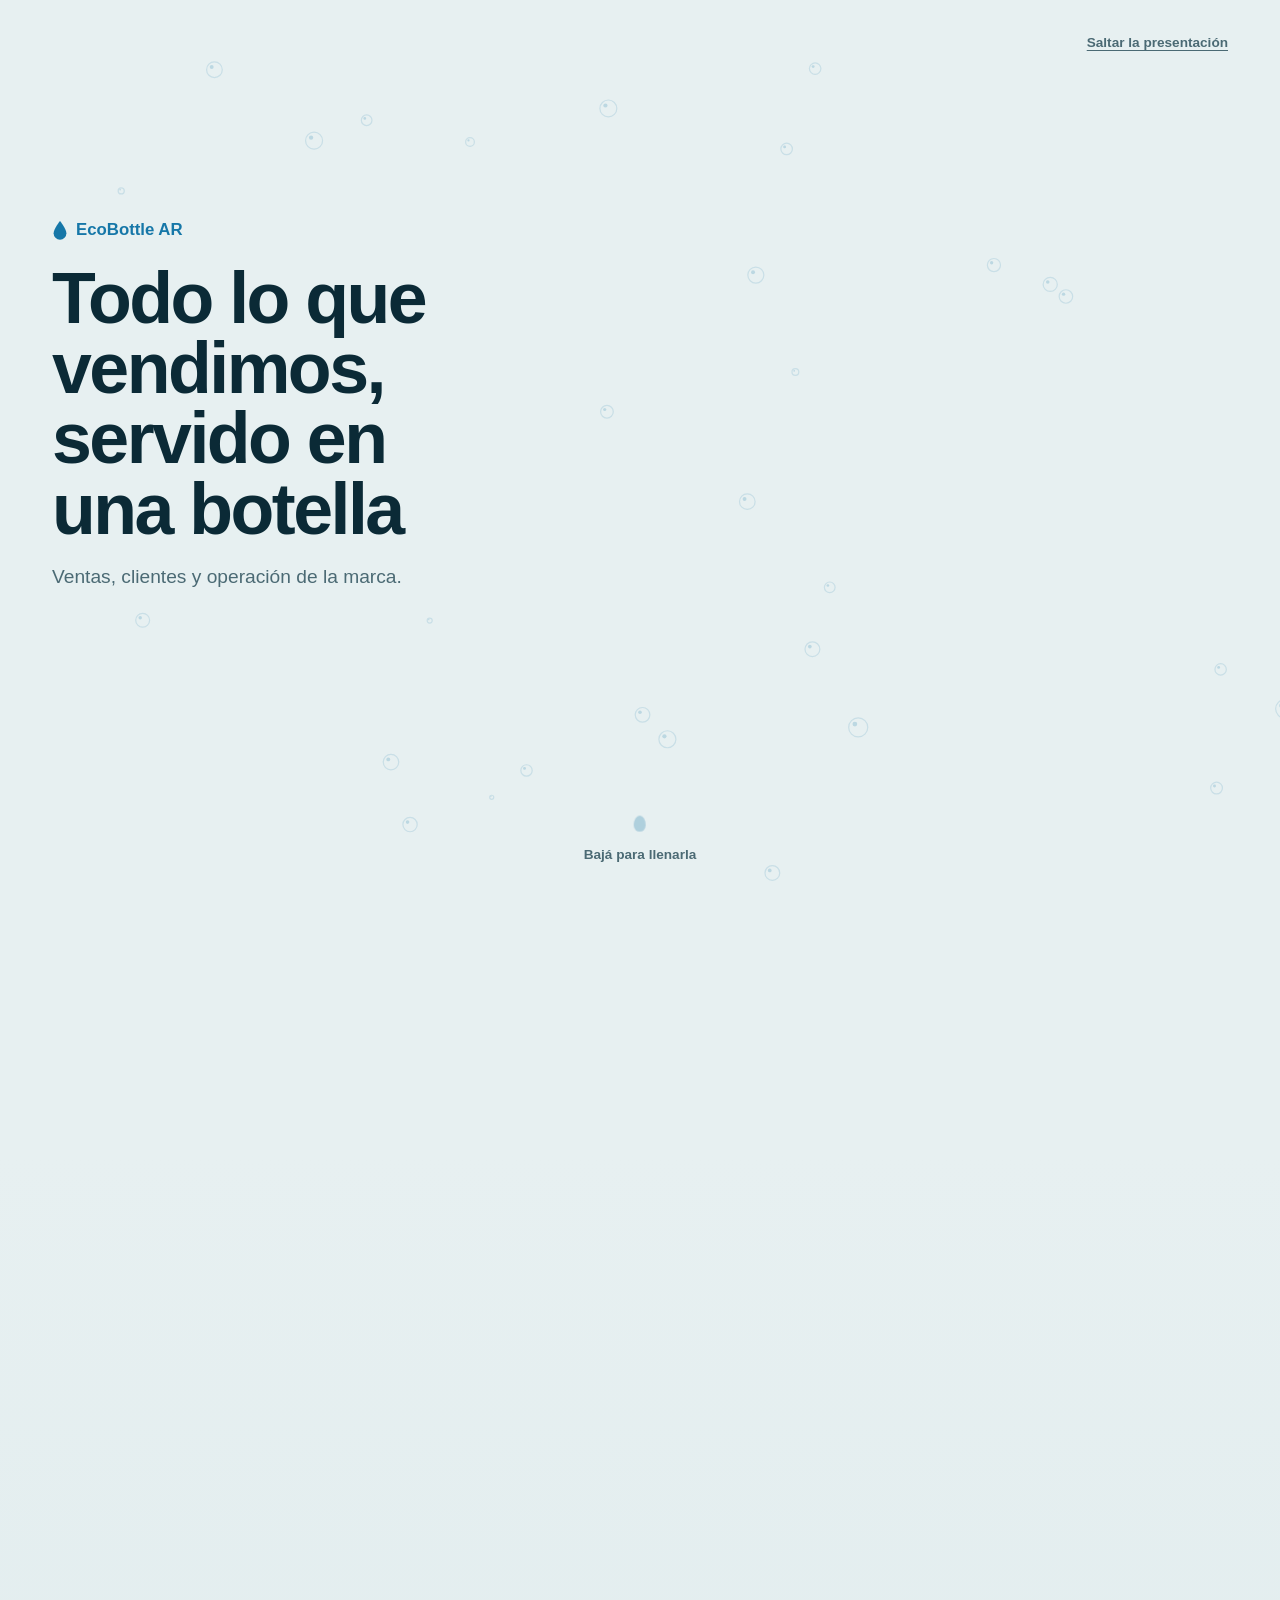
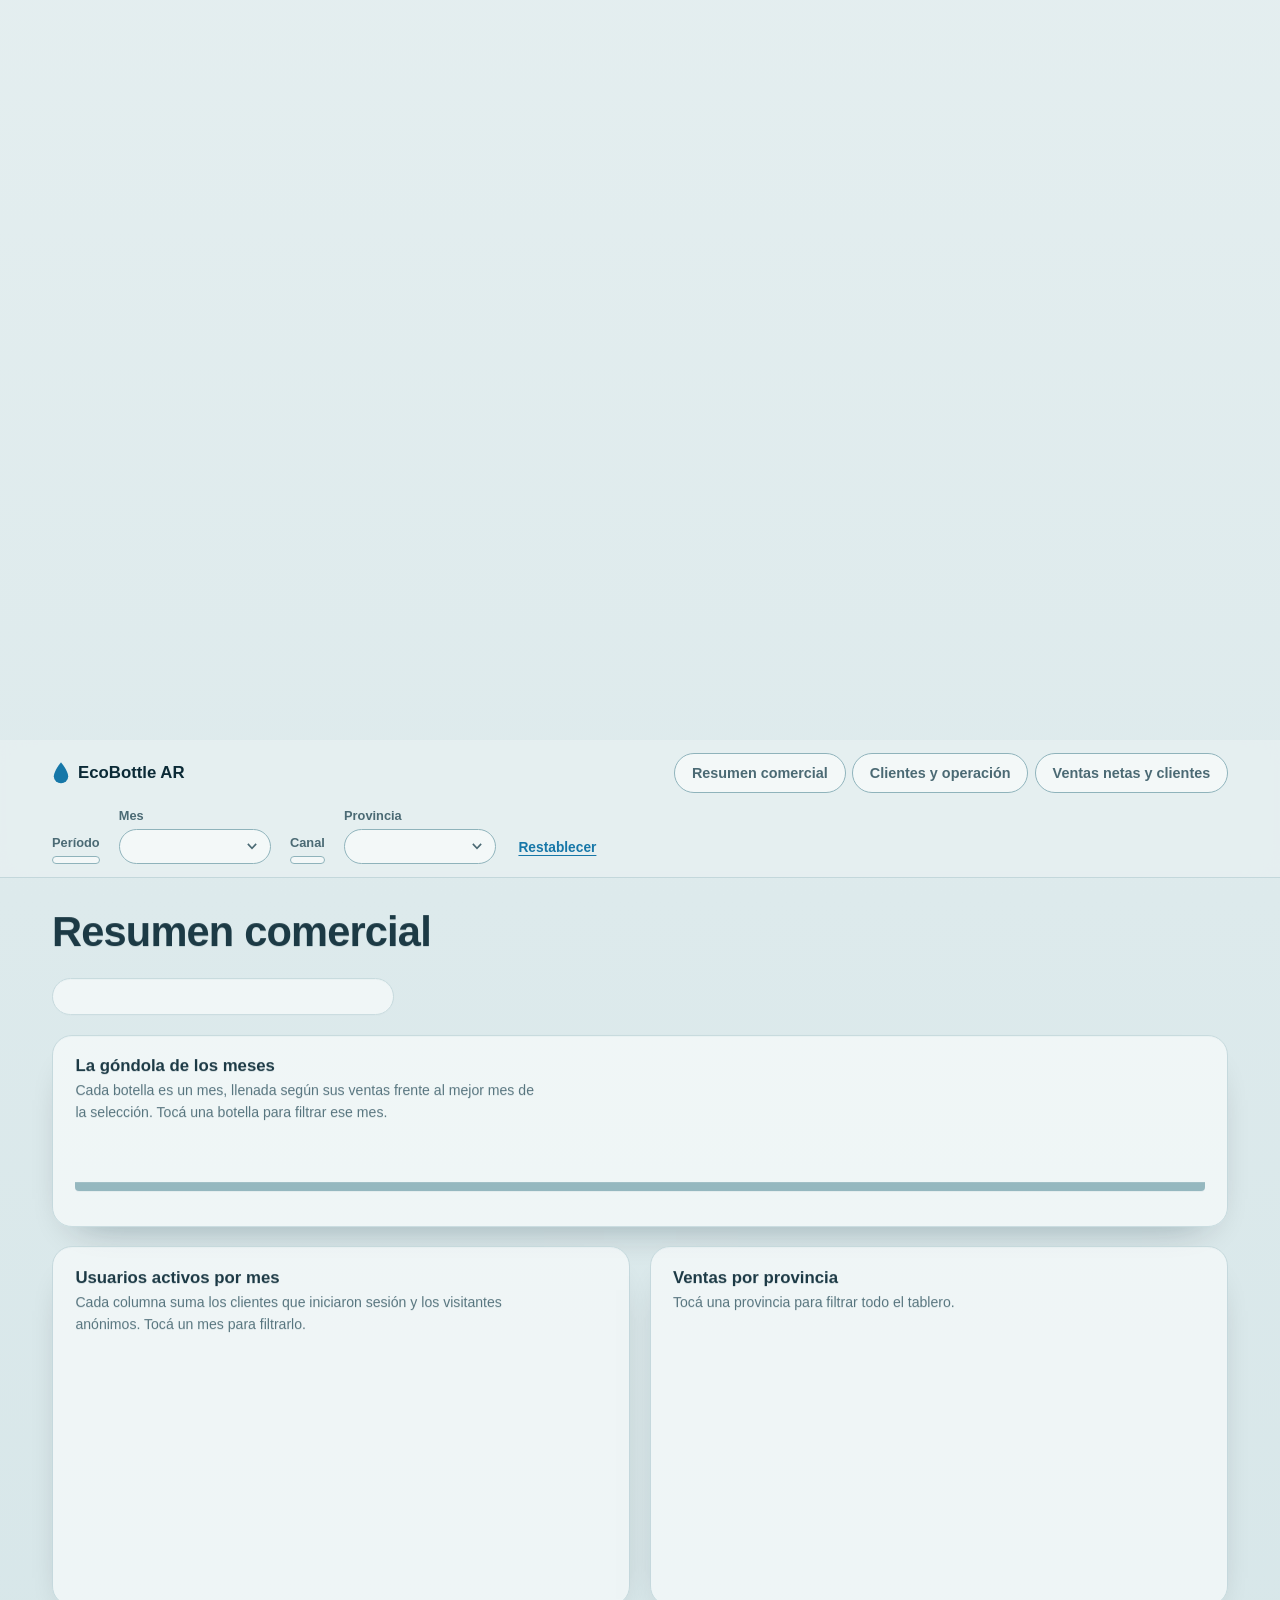
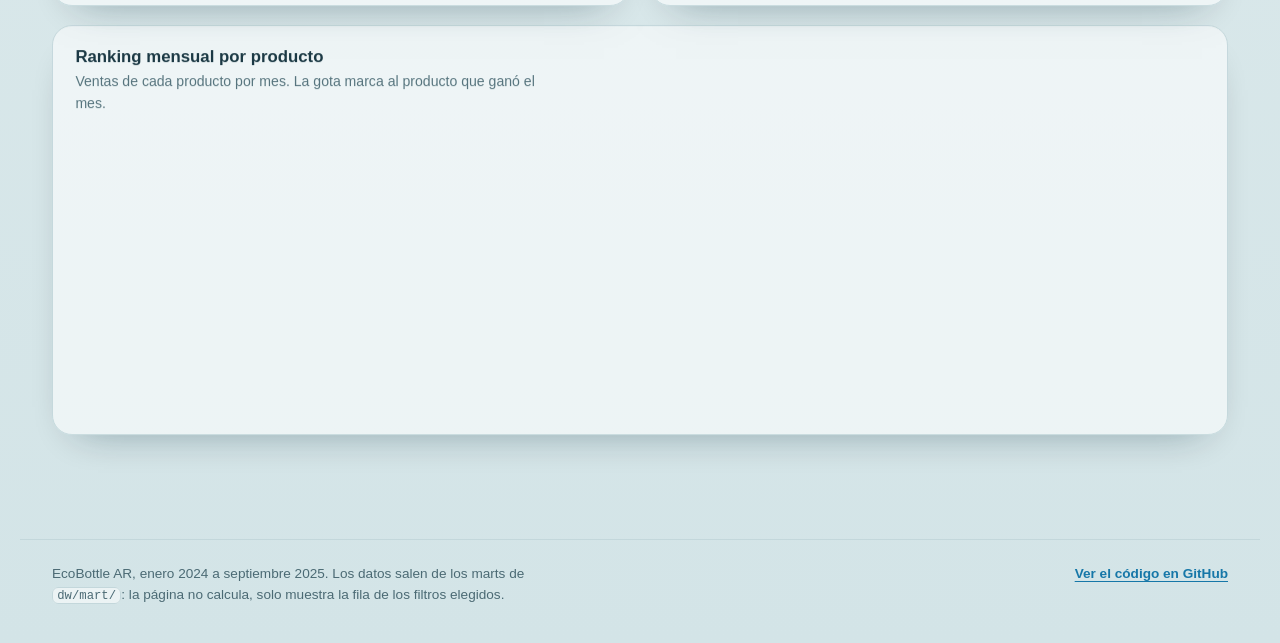
<file: index.html>
<!doctype html>
<html lang="es">
<head>
  <meta charset="utf-8">
  <title>EcoBottle AR</title>
  <meta http-equiv="refresh" content="0; url=web/">
  <link rel="canonical" href="web/">
</head>
<body>
  <p>Abriendo la visualización… Si no se abre sola, <a href="web/">entrá acá</a>.</p>
</body>
</html>
</file>
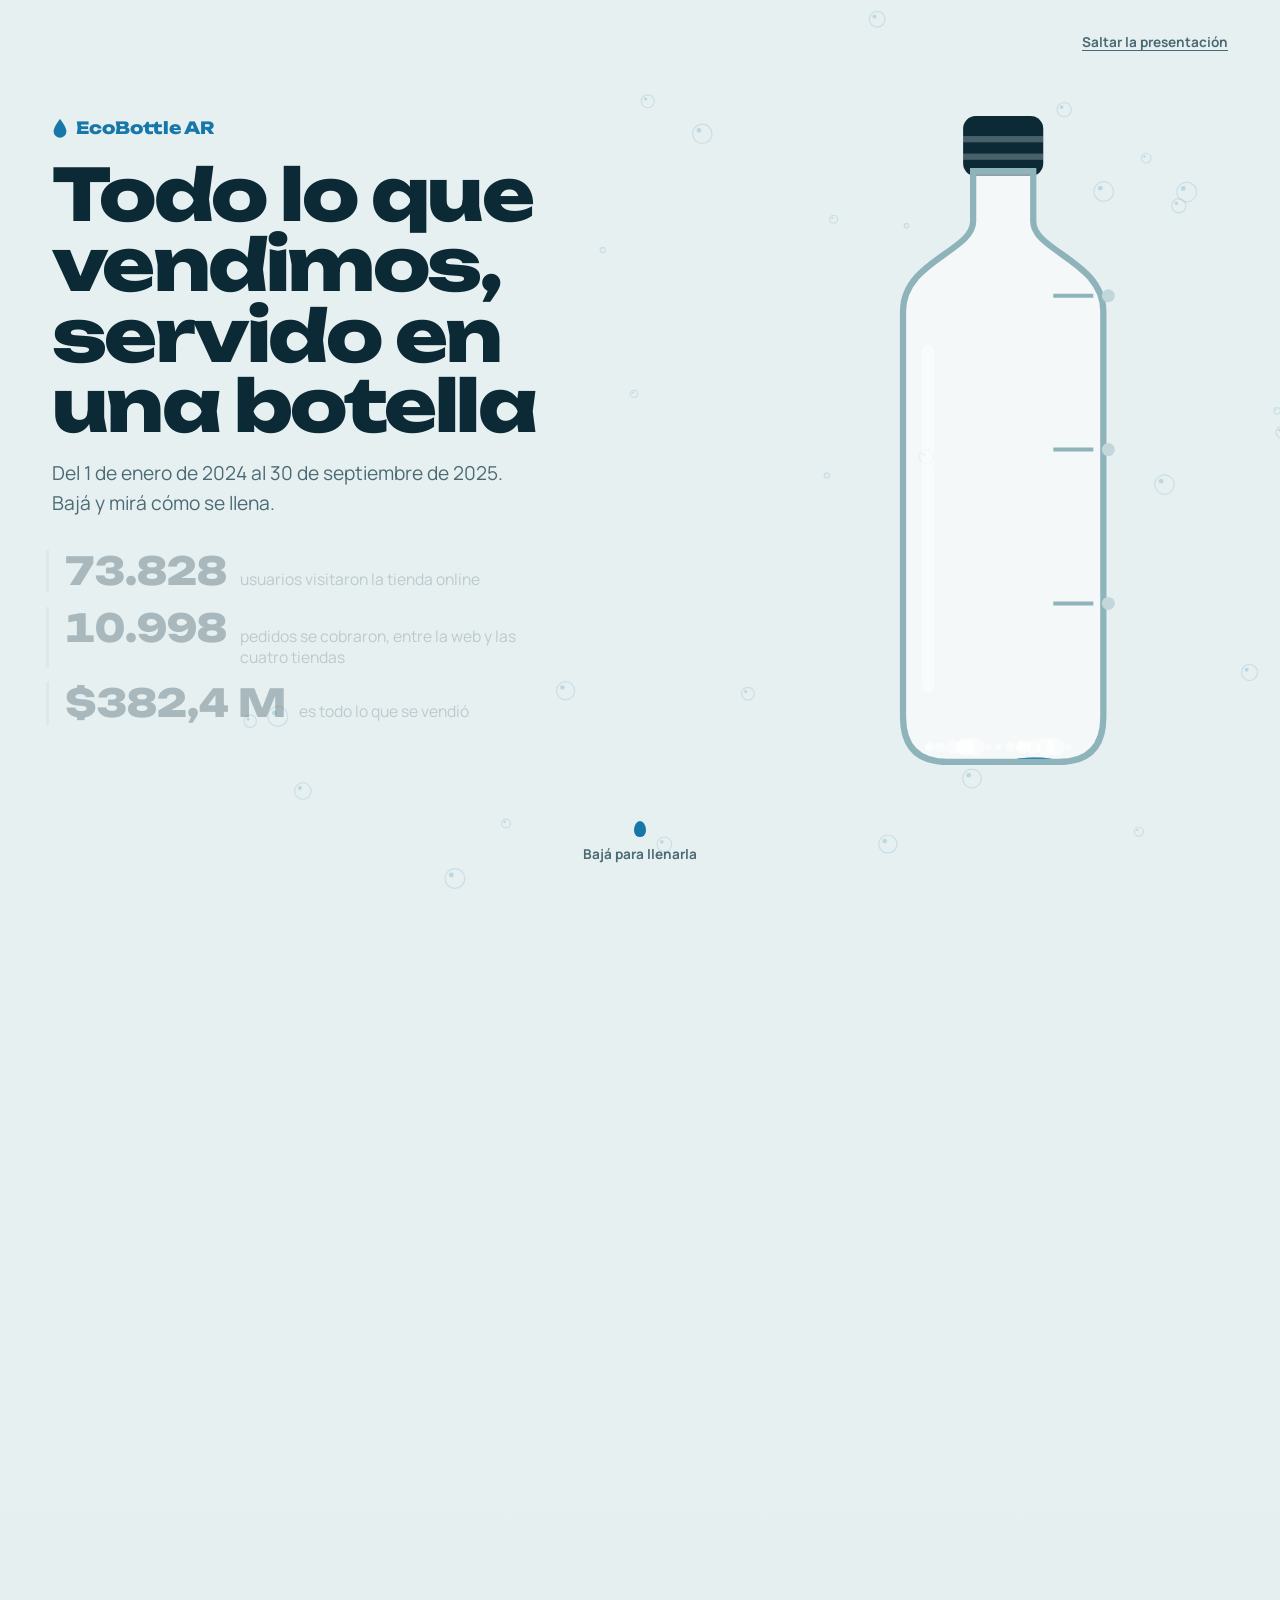
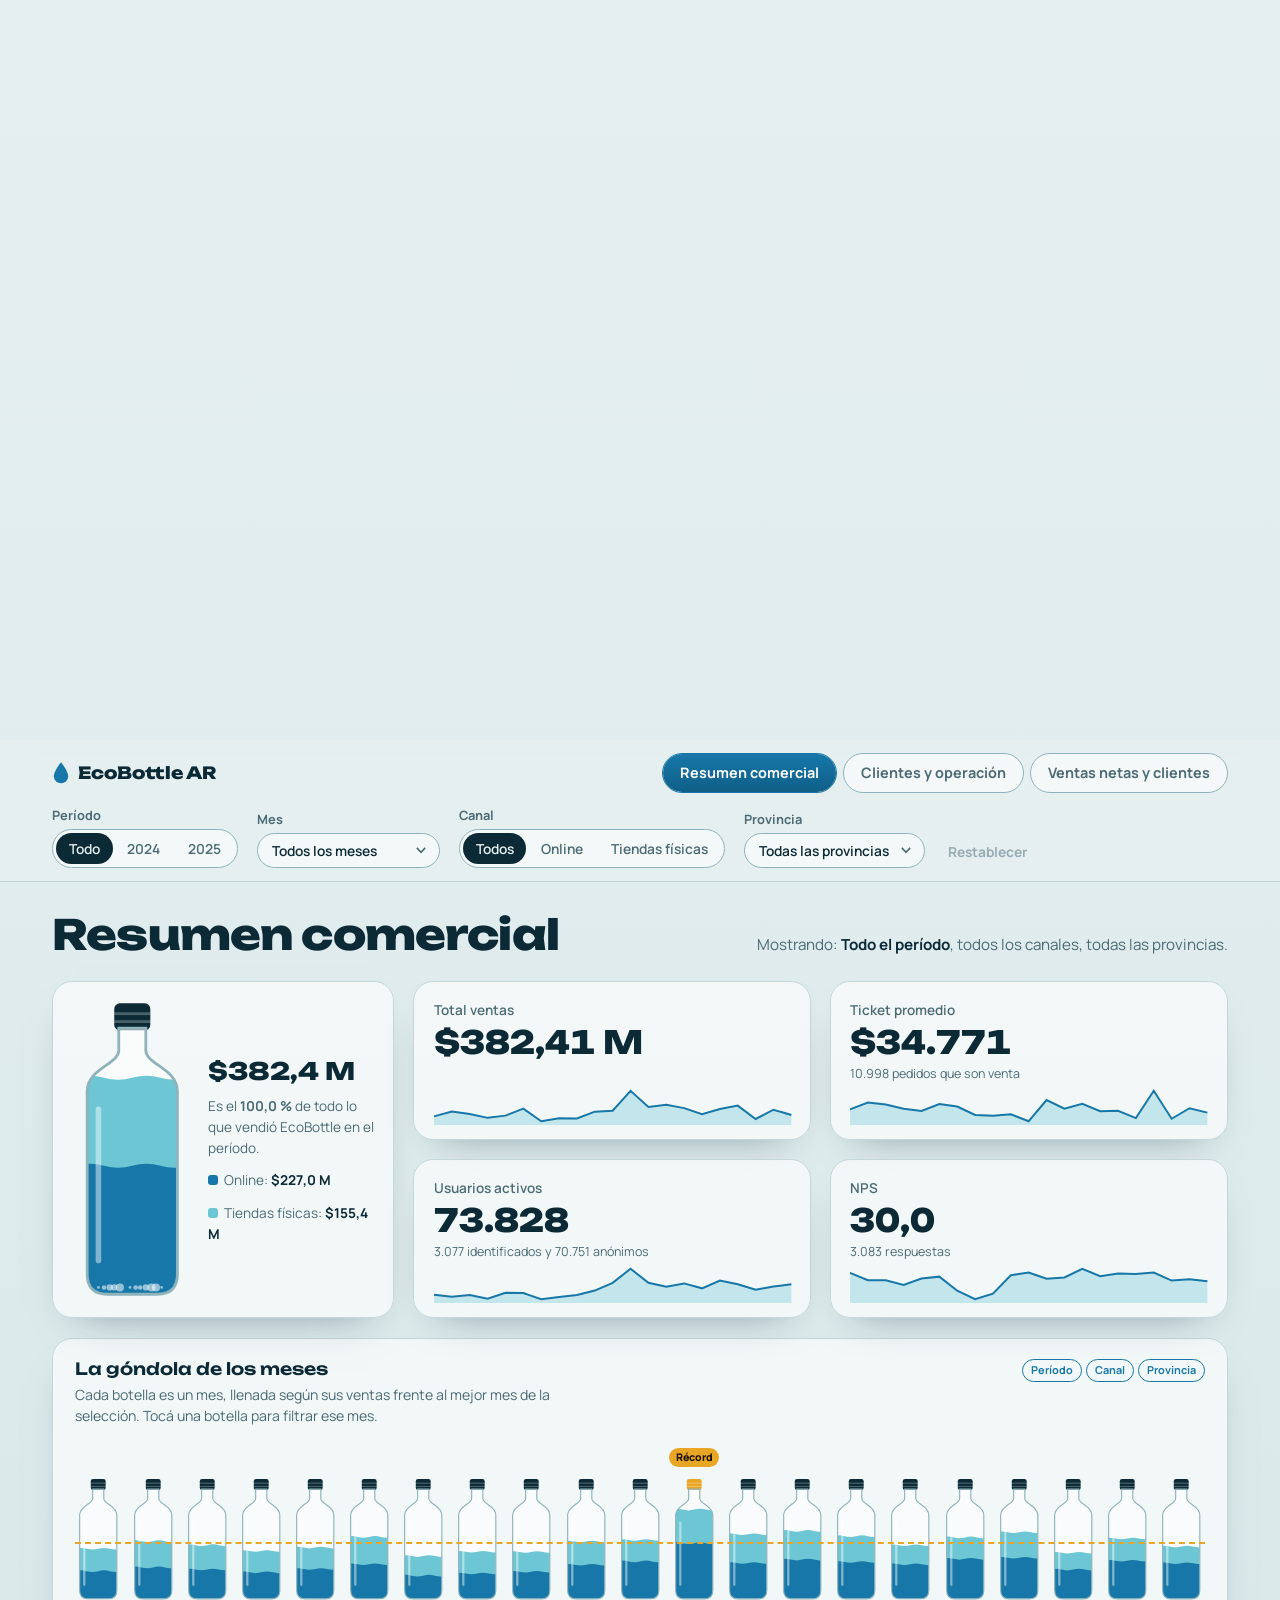
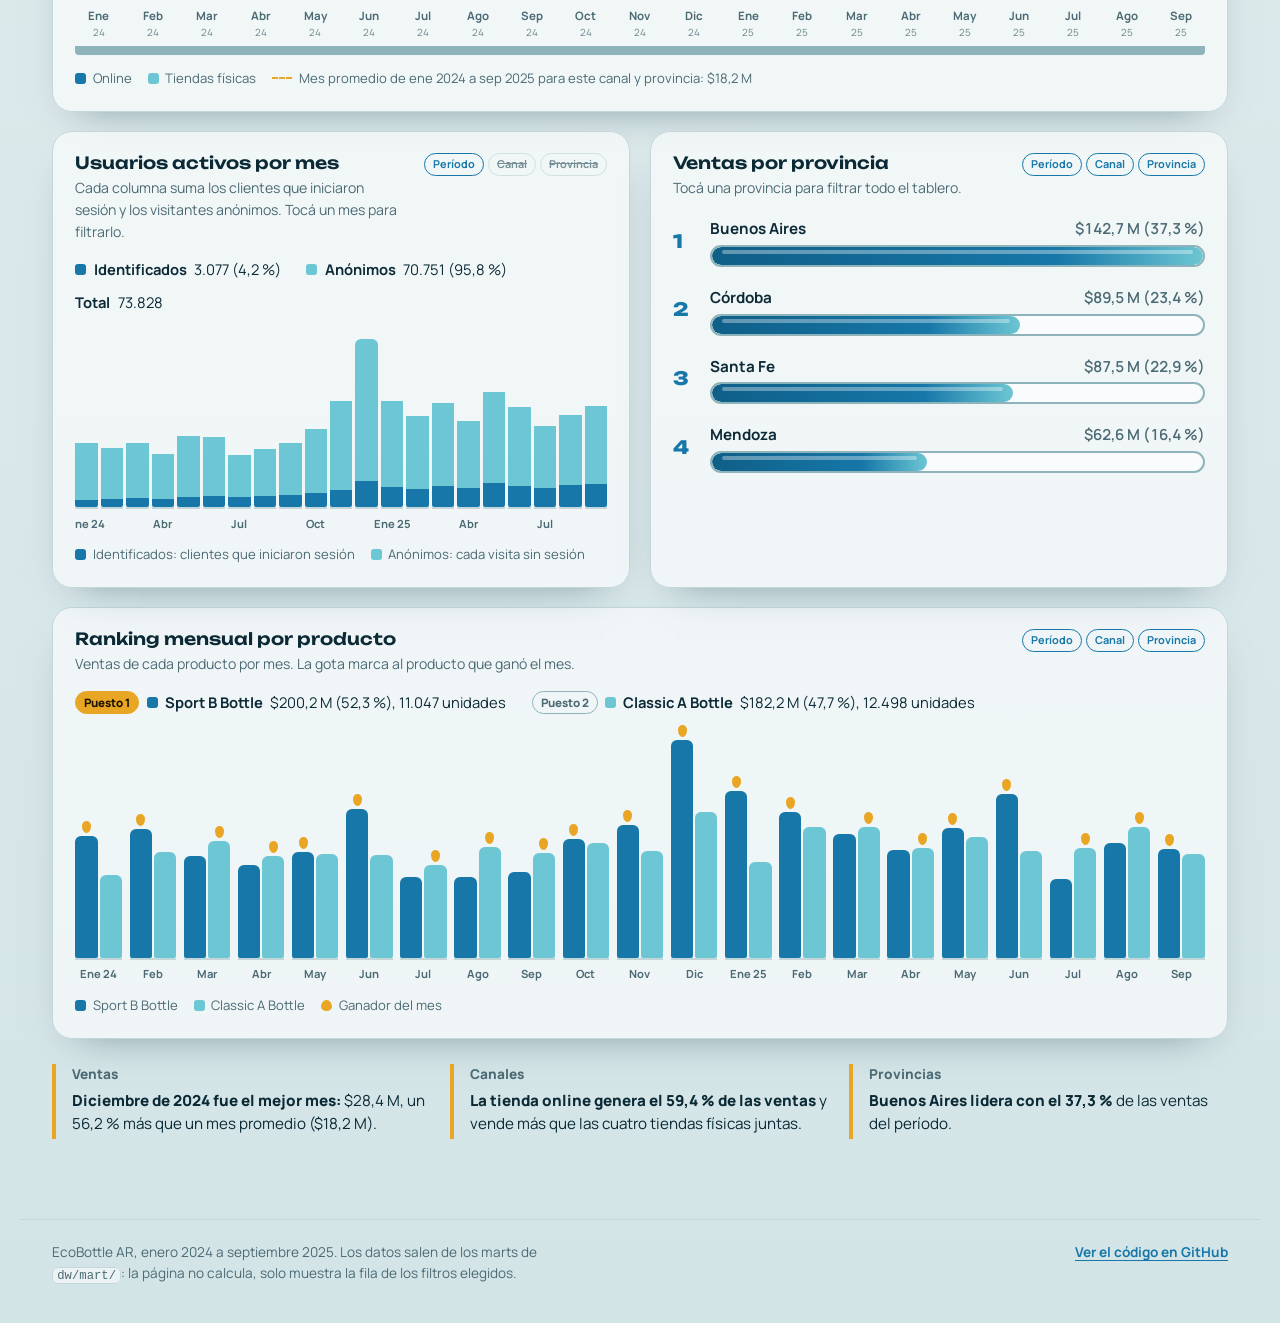
<file: web/index.html>
<!doctype html>
<html lang="es">
<head>
  <meta charset="utf-8">
  <meta name="viewport" content="width=device-width, initial-scale=1, viewport-fit=cover">
  <title>EcoBottle AR: ventas en botellas</title>
  <meta name="description" content="Tablero interactivo de EcoBottle AR: ventas, clientes y operación entre enero de 2024 y septiembre de 2025.">
  <link rel="icon" href="data:image/svg+xml,<svg xmlns='http://www.w3.org/2000/svg' viewBox='0 0 100 100'><text y='.9em' font-size='90'>💧</text></svg>">
  <link rel="preconnect" href="https://fonts.googleapis.com">
  <link rel="preconnect" href="https://fonts.gstatic.com" crossorigin>
  <link href="https://fonts.googleapis.com/css2?family=Manrope:wght@400;500;600;700;800&family=Unbounded:wght@400;600;800&display=swap" rel="stylesheet">
  <link rel="stylesheet" href="styles.css">
</head>
<body>
  <canvas id="burbujas" aria-hidden="true"></canvas>

  <section class="portada" id="portada" aria-label="Presentación del tablero">
    <div class="portada-escena">
      <a class="saltar" href="#tablero">Saltar la presentación</a>
      <div class="portada-texto">
        <p class="portada-marca">
          <svg viewBox="0 0 20 26" aria-hidden="true"><path d="M10 1 C10 1 2 11 2 16.5 A8 8 0 0 0 18 16.5 C18 11 10 1 10 1Z"/></svg>
          EcoBottle AR
        </p>
        <h1 class="portada-titulo">Todo lo que vendimos, servido en una botella</h1>
        <p class="portada-bajada" id="portada-bajada">Ventas, clientes y operación de la marca.</p>
        <ol class="marcas" id="marcas"></ol>
        <a class="entrar" id="entrar" href="#tablero">Entrar al tablero</a>
      </div>
      <figure class="portada-botella" id="portada-botella"></figure>
      <p class="indicador" id="indicador" aria-hidden="true"><span class="gota-baja"></span>Bajá para llenarla</p>
    </div>
  </section>

  <header class="encabezado" id="tablero">
    <div class="encabezado-fila">
      <a class="marca" href="#resumen" aria-label="EcoBottle AR, ir al resumen">
        <svg viewBox="0 0 20 26" aria-hidden="true"><path d="M10 1 C10 1 2 11 2 16.5 A8 8 0 0 0 18 16.5 C18 11 10 1 10 1Z"/></svg>
        <span>EcoBottle AR</span>
      </a>
      <nav class="pestanas" role="tablist" aria-label="Secciones del tablero">
        <button type="button" role="tab" id="tab-resumen" aria-controls="pag-resumen" data-tab="resumen"><span>Resumen comercial</span></button>
        <button type="button" role="tab" id="tab-operacion" aria-controls="pag-operacion" data-tab="operacion"><span>Clientes y operación</span></button>
        <button type="button" role="tab" id="tab-clientes" aria-controls="pag-clientes" data-tab="clientes"><span>Ventas netas y clientes</span></button>
      </nav>
    </div>

    <section class="filtros" aria-label="Filtros">
      <div class="filtro">
        <span class="filtro-nombre" id="lbl-anio">Período</span>
        <div class="segmentado" data-filtro="anio" role="group" aria-labelledby="lbl-anio"></div>
      </div>
      <div class="filtro">
        <label class="filtro-nombre" for="f-mes">Mes</label>
        <select id="f-mes"></select>
      </div>
      <div class="filtro">
        <span class="filtro-nombre" id="lbl-canal">Canal</span>
        <div class="segmentado" data-filtro="canal" role="group" aria-labelledby="lbl-canal"></div>
      </div>
      <div class="filtro">
        <label class="filtro-nombre" for="f-provincia">Provincia</label>
        <select id="f-provincia"></select>
      </div>
      <button type="button" class="restablecer" id="restablecer">Restablecer</button>
    </section>
  </header>

  <main>
    <!-- =============================== RESUMEN =============================== -->
    <section class="pagina" id="pag-resumen" role="tabpanel" aria-labelledby="tab-resumen" tabindex="-1">
      <div class="pagina-titulo">
        <h1>Resumen comercial</h1>
        <p class="estado-filtros"></p>
      </div>

      <div class="hero">
        <figure class="hero-botella" id="botella-total"></figure>
        <div class="kpis" id="kpis-resumen"></div>
      </div>

      <article class="panel" data-responde="periodo canal provincia" data-mart="mart_ventas">
        <header class="panel-cabeza">
          <div>
            <h2>La góndola de los meses</h2>
            <p>Cada botella es un mes, llenada según sus ventas frente al mejor mes de la selección. Tocá una botella para filtrar ese mes.</p>
          </div>
        </header>
        <div class="gondola-marco"><div class="gondola" id="gondola" role="list"></div></div>
        <div class="leyenda" id="leyenda-gondola"></div>
      </article>

      <div class="grilla">
        <article class="panel" data-responde="periodo" data-mart="mart_usuarios">
          <header class="panel-cabeza">
            <div>
              <h2>Usuarios activos por mes</h2>
              <p>Cada columna suma los clientes que iniciaron sesión y los visitantes anónimos. Tocá un mes para filtrarlo.</p>
            </div>
          </header>
          <div class="producto-resumen" id="usuarios-resumen"></div>
          <div class="columnas-marco"><div class="columnas columnas-bajas" id="columnas-usuarios"></div></div>
          <div class="leyenda" id="leyenda-usuarios"></div>
        </article>

        <article class="panel" data-responde="periodo canal provincia" data-mart="mart_ventas">
          <header class="panel-cabeza">
            <div>
              <h2>Ventas por provincia</h2>
              <p>Tocá una provincia para filtrar todo el tablero.</p>
            </div>
          </header>
          <ol class="canos" id="provincias"></ol>
        </article>
      </div>

      <article class="panel" data-responde="periodo canal provincia" data-mart="mart_productos">
        <header class="panel-cabeza">
          <div>
            <h2>Ranking mensual por producto</h2>
            <p>Ventas de cada producto por mes. La gota marca al producto que ganó el mes.</p>
          </div>
        </header>
        <div class="producto-resumen" id="producto-resumen"></div>
        <div class="columnas-marco"><div class="columnas" id="columnas-productos"></div></div>
        <div class="leyenda" id="leyenda-productos"></div>
      </article>

      <section class="hallazgos" id="hallazgos-resumen" aria-label="Hallazgos"></section>
    </section>

    <!-- =========================== OPERACIÓN =========================== -->
    <section class="pagina" id="pag-operacion" role="tabpanel" aria-labelledby="tab-operacion" tabindex="-1" hidden>
      <div class="pagina-titulo">
        <h1>Clientes y operación</h1>
        <p class="estado-filtros"></p>
      </div>
      <div class="kpis kpis-fila" id="kpis-operacion"></div>

      <div class="grilla">
        <article class="panel" data-responde="periodo" data-mart="mart_trafico">
          <header class="panel-cabeza">
            <div>
              <h2>Sesiones por origen y dispositivo</h2>
              <p>De dónde llega cada visita a la web y desde qué dispositivo.</p>
            </div>
          </header>
          <div class="leyenda" id="leyenda-trafico"></div>
          <ul class="apiladas" id="trafico"></ul>
        </article>

        <article class="panel" data-responde="periodo canal provincia" data-mart="mart_pagos">
          <header class="panel-cabeza">
            <div>
              <h2>Medios de pago y tasa de fallos</h2>
              <p>La barra es la cantidad de pagos; la gota roja, el porcentaje que falló.</p>
            </div>
          </header>
          <ul class="pagos" id="pagos"></ul>
        </article>

        <article class="panel" data-responde="periodo canal provincia" data-mart="mart_entregas">
          <header class="panel-cabeza">
            <div>
              <h2>Días promedio de entrega por provincia</h2>
              <p>Solo envíos entregados. La línea punteada es el promedio de la selección.</p>
            </div>
          </header>
          <div class="columnas-marco"><div class="columnas columnas-anchas" id="columnas-entregas"></div></div>
        </article>

        <article class="panel" data-responde="periodo canal" data-mart="mart_nps">
          <header class="panel-cabeza">
            <div>
              <h2>Satisfacción por canal</h2>
              <p>Promotores, pasivos y detractores de la encuesta NPS.</p>
            </div>
          </header>
          <ul class="apiladas" id="nps-canales"></ul>
          <div class="leyenda" id="leyenda-nps"></div>
        </article>
      </div>

      <article class="panel" data-responde="periodo canal" data-mart="mart_nps">
        <header class="panel-cabeza">
          <div>
            <h2>NPS mes a mes</h2>
            <p>Porcentaje de promotores menos porcentaje de detractores. Tocá un punto para filtrar ese mes.</p>
          </div>
        </header>
        <div class="grafico-linea alto" id="linea-nps"></div>
      </article>

      <section class="hallazgos" id="hallazgos-operacion" aria-label="Hallazgos"></section>
    </section>

    <!-- ======================= VENTAS NETAS Y CLIENTES ======================= -->
    <section class="pagina" id="pag-clientes" role="tabpanel" aria-labelledby="tab-clientes" tabindex="-1" hidden>
      <div class="pagina-titulo">
        <h1>Ventas netas y clientes</h1>
        <p class="estado-filtros"></p>
      </div>
      <div class="kpis kpis-fila kpis-5" id="kpis-clientes"></div>

      <div class="grilla">
        <article class="panel" data-responde="periodo canal provincia" data-mart="mart_estados">
          <header class="panel-cabeza">
            <div>
              <h2>Pedidos por estado</h2>
              <p>Solo Entregado y Pagado cuentan como venta.</p>
            </div>
          </header>
          <ul class="estados" id="estados"></ul>
        </article>

        <article class="panel" data-responde="periodo provincia" data-mart="mart_ventas">
          <header class="panel-cabeza">
            <div>
              <h2>Ventas y ticket por canal</h2>
              <p>Cada botella se llena según lo que vende el canal. Tocá una para filtrar.</p>
            </div>
          </header>
          <div class="duelo" id="duelo-canales"></div>
        </article>
      </div>

      <article class="panel" data-responde="periodo canal provincia" data-mart="mart_ventas">
        <header class="panel-cabeza">
          <div>
            <h2>Qué hay dentro de cada venta, mes a mes</h2>
            <p>Cada columna es lo cobrado en el mes, separado en productos, envíos e IVA. Tocá un mes para filtrarlo.</p>
          </div>
        </header>
        <div class="columnas-marco"><div class="columnas" id="columnas-neta"></div></div>
        <div class="leyenda" id="leyenda-neta"></div>
      </article>

      <div class="grilla">
        <article class="panel" data-responde="periodo canal provincia" data-mart="mart_compras_estado_cliente">
          <header class="panel-cabeza">
            <div>
              <h2>Qué compran los clientes activos e inactivos</h2>
              <p>Inactivos son los clientes que dieron de baja su cuenta.</p>
            </div>
          </header>
          <ul class="apiladas" id="activos-inactivos"></ul>
          <div class="leyenda" id="leyenda-activos"></div>
        </article>

        <article class="panel" data-responde="periodo canal provincia" data-mart="mart_ventas">
          <header class="panel-cabeza">
            <div>
              <h2 id="iva-titulo">Cuánto es IVA</h2>
              <p id="iva-nota"></p>
            </div>
          </header>
          <div class="gotas" id="gotas" aria-hidden="true"></div>
          <div class="leyenda"><span><i style="background:var(--agua-online)"></i>Productos</span><span><i style="background:var(--agua-tiendas)"></i>Envío</span><span><i style="background:var(--sol)"></i>IVA</span></div>
        </article>
      </div>

      <article class="panel" data-responde="" data-mart="mart_clientes">
        <header class="panel-cabeza">
          <div>
            <h2>Cómo compran los clientes</h2>
            <p>Foto del período completo: cuántos clientes hay en cada grupo y cuánto aportan a las ventas.</p>
          </div>
        </header>
        <div class="comparaciones" id="comparaciones"></div>
      </article>

      <section class="hallazgos" id="hallazgos-clientes" aria-label="Hallazgos"></section>
    </section>
  </main>

  <footer class="pie">
    <p>EcoBottle AR, enero 2024 a septiembre 2025. Los datos salen de los marts de <code>dw/mart/</code>: la página no calcula, solo muestra la fila de los filtros elegidos.</p>
    <a href="https://github.com/Kiaramanacasa/practica-imond">Ver el código en GitHub</a>
  </footer>

  <div class="tooltip" id="tooltip" role="status" hidden></div>
  <div class="error-carga" id="error" hidden></div>

  <script src="app.js"></script>
</body>
</html>
</file>
<file: web/styles.css>
/* =====================================================================
   EcoBottle AR: estilos
   Paleta "agua de deshielo": de día, niebla de glaciar; de noche, lago.
   ===================================================================== */
:root {
  color-scheme: light;
  --fondo: #e7f0f1;
  --fondo-hondo: #d3e4e7;
  --superficie: #f6fafa;
  --panel: rgba(255, 255, 255, 0.62);
  --tinta: #0b2a36;
  --tinta-suave: #4b6a74;
  --linea: #c3d7db;
  --vidrio: rgba(255, 255, 255, 0.55);
  --vidrio-borde: #8fb3bb;
  --agua-online: #1677a8;
  --agua-online-2: #0f5f88;
  --agua-tiendas: #6cc6d3;
  --sol: #e9a524;
  --alerta: #d9483b;
  --alerta-suave: #f08c6c;
  --sombra: 0 18px 40px -26px rgba(11, 42, 54, 0.5);
  --sobre-sol: #1b1300;

  --display: "Unbounded", "Arial Rounded MT Bold", "Helvetica Neue", Arial, sans-serif;
  --texto: "Manrope", "Segoe UI", "Helvetica Neue", Arial, sans-serif;

  box-sizing: border-box;
  padding-bottom: env(safe-area-inset-bottom, 0px);
}

@media (prefers-color-scheme: dark) {
  :root:not([data-theme="light"]) {
    color-scheme: dark;
    --fondo: #061a24;
    --fondo-hondo: #020d13;
    --superficie: #0b2632;
    --panel: rgba(16, 52, 66, 0.5);
    --tinta: #e4f2f4;
    --tinta-suave: #8fb2bc;
    --linea: #1d4352;
    --vidrio: rgba(180, 230, 240, 0.06);
    --vidrio-borde: #3d7486;
    --agua-online: #2a9fd9;
    --agua-online-2: #1a78ab;
    --agua-tiendas: #7fe1e7;
    --sol: #ffc84a;
    --alerta: #ff6b5b;
    --alerta-suave: #ff9d85;
    --sombra: 0 18px 50px -24px rgba(0, 0, 0, 0.85);
  }
}
:root[data-theme="dark"] {
  color-scheme: dark;
  --fondo: #061a24;
  --fondo-hondo: #020d13;
  --superficie: #0b2632;
  --panel: rgba(16, 52, 66, 0.5);
  --tinta: #e4f2f4;
  --tinta-suave: #8fb2bc;
  --linea: #1d4352;
  --vidrio: rgba(180, 230, 240, 0.06);
  --vidrio-borde: #3d7486;
  --agua-online: #2a9fd9;
  --agua-online-2: #1a78ab;
  --agua-tiendas: #7fe1e7;
  --sol: #ffc84a;
  --alerta: #ff6b5b;
  --alerta-suave: #ff9d85;
  --sombra: 0 18px 50px -24px rgba(0, 0, 0, 0.85);
}

*, *::before, *::after { box-sizing: inherit; }
html { scroll-padding-top: 11rem; }

body {
  margin: 0;
  font-family: var(--texto);
  font-size: 1rem;
  line-height: 1.55;
  color: var(--tinta);
  background: linear-gradient(180deg, var(--fondo) 0%, var(--fondo) 30%, var(--fondo-hondo) 100%);
  background-color: var(--fondo);
  min-height: 100vh;
  overflow-x: hidden;
}

#burbujas { position: fixed; inset: 0; width: 100%; height: 100%; pointer-events: none; z-index: 0; }
header, main, footer { position: relative; z-index: 1; }

h1, h2, h3 { font-family: var(--display); font-weight: 600; line-height: 1.15; margin: 0; }
h1 { font-size: clamp(1.7rem, 3.6vw, 2.6rem); font-weight: 800; letter-spacing: -0.02em; }
h2 { font-size: 1.05rem; }
p { margin: 0; }
code { font-size: 0.9em; background: var(--vidrio); border: 1px solid var(--linea); padding: 0.05em 0.35em; border-radius: 6px; }
button, select { font: inherit; color: inherit; }
:focus-visible { outline: 3px solid var(--sol); outline-offset: 2px; border-radius: 8px; }

/* ---------------------------------------------------------------------
   Carátula: una botella de medir que se llena al bajar
   --------------------------------------------------------------------- */
.portada { position: relative; z-index: 1; height: 260vh; }
.portada-escena {
  position: sticky;
  top: 0;
  height: 100vh;
  height: 100svh;
  max-width: 1240px;
  margin: 0 auto;
  padding: clamp(2.6rem, 6vh, 3.5rem) clamp(1rem, 3vw, 2rem) clamp(1rem, 4vh, 2rem);
  display: grid;
  grid-template-columns: minmax(0, 1.2fr) minmax(0, 0.8fr);
  align-items: center;
  gap: clamp(1rem, 4vw, 4rem);
}
.saltar {
  position: absolute;
  top: clamp(1rem, 3vw, 2rem);
  right: clamp(1rem, 3vw, 2rem);
  font-size: 0.85rem;
  font-weight: 700;
  color: var(--tinta-suave);
  text-underline-offset: 3px;
}
.saltar:hover { color: var(--agua-online); }
.portada-marca {
  display: inline-flex; align-items: center; gap: 0.5rem;
  font-family: var(--display); font-weight: 800; font-size: 1.05rem; color: var(--agua-online);
}
.portada-marca svg { width: 16px; height: 21px; fill: currentColor; }
.portada-titulo {
  font-size: clamp(2rem, min(5.6vw, 8.5vh), 5.2rem);
  font-weight: 800;
  line-height: 0.98;
  letter-spacing: -0.035em;
  margin: min(1rem, 1.6vh) 0 min(1.2rem, 2vh);
  max-width: 13ch;
  text-wrap: balance;
}
.portada-bajada { font-size: clamp(0.95rem, min(1.5vw, 2.4vh), 1.2rem); color: var(--tinta-suave); max-width: 38ch; }

/* las marcas se iluminan cuando el agua las alcanza */
.marcas { list-style: none; margin: min(2rem, 3.5vh) 0 0; padding: 0; display: grid; gap: min(0.9rem, 1.6vh); }
.marcas li {
  display: grid;
  grid-template-columns: minmax(0, auto) minmax(0, 1fr);
  align-items: baseline;
  gap: 0.8rem;
  padding-left: 1rem;
  border-left: 3px solid var(--linea);
  opacity: 0.28;
  transform: translateX(-6px);
  transition: opacity 0.5s, transform 0.5s cubic-bezier(.2,.8,.2,1), border-color 0.5s;
}
.marcas li.activa { opacity: 1; transform: none; border-color: var(--agua-online); }
.marcas li:last-child.activa { border-color: var(--sol); }
.marca-cifra { font-family: var(--display); font-weight: 800; font-size: clamp(1.25rem, min(3vw, 5vh), 2.4rem); line-height: 1.1; font-variant-numeric: tabular-nums; }
.marca-texto { color: var(--tinta-suave); font-size: clamp(0.85rem, 2vh, 0.98rem); max-width: 30ch; line-height: 1.35; }

.entrar {
  display: inline-flex;
  margin-top: min(2rem, 3.5vh);
  padding: 0.8rem 1.5rem;
  border-radius: 999px;
  background: var(--tinta);
  color: var(--fondo);
  font-weight: 800;
  text-decoration: none;
  opacity: 0;
  transform: translateY(8px);
  pointer-events: none;
  transition: opacity 0.5s, transform 0.5s, background 0.25s;
}
.portada.llena .entrar { opacity: 1; transform: none; pointer-events: auto; }
.entrar:hover { background: var(--agua-online); color: #fff; }

.portada-botella { margin: 0; height: 100%; display: flex; flex-direction: column; align-items: center; justify-content: center; gap: 0.8rem; }
.portada-botella figcaption { font-size: 0.85rem; color: var(--tinta-suave); text-align: center; opacity: 0; transition: opacity 0.5s; }
.portada.llena .portada-botella figcaption { opacity: 1; }
.portada-botella svg { height: min(74vh, 700px); width: auto; max-width: 100%; overflow: visible; }
.portada-botella .capa { transition: transform 0.35s ease-out; }
.raya-medida line { stroke: var(--vidrio-borde); stroke-width: 1.6; transition: stroke 0.4s; }
.raya-medida circle { fill: var(--linea); transition: fill 0.4s; }
.raya-medida.activa line { stroke: #fff; }
.raya-medida.activa circle { fill: var(--agua-online); }
.raya-medida.activa:last-of-type circle { fill: var(--sol); }

.indicador {
  position: absolute;
  left: 50%;
  bottom: clamp(1rem, 4vh, 2.2rem);
  transform: translateX(-50%);
  display: flex;
  flex-direction: column;
  align-items: center;
  gap: 0.4rem;
  font-size: 0.85rem;
  font-weight: 700;
  color: var(--tinta-suave);
  transition: opacity 0.4s;
}
.indicador.oculto { opacity: 0; }
.gota-baja {
  width: 12px; height: 16px;
  background: var(--agua-online);
  border-radius: 50% 50% 50% 50% / 60% 60% 40% 40%;
  animation: caer 1.6s ease-in infinite;
}
@keyframes caer {
  0% { transform: translateY(-6px); opacity: 0; }
  30% { opacity: 1; }
  100% { transform: translateY(14px); opacity: 0; }
}

/* ---------------------------------------------------------------------
   Encabezado fijo: marca, pestañas y filtros
   --------------------------------------------------------------------- */
.encabezado {
  position: sticky;
  top: 0;
  z-index: 10;
  padding-top: env(safe-area-inset-top, 0px);
  background: color-mix(in srgb, var(--fondo) 82%, transparent);
  backdrop-filter: blur(14px) saturate(1.3);
  -webkit-backdrop-filter: blur(14px) saturate(1.3);
  border-bottom: 1px solid var(--linea);
}
.encabezado-fila, .filtros {
  max-width: 1240px;
  margin: 0 auto;
  padding-inline: clamp(1rem, 3vw, 2rem);
}
.encabezado-fila {
  display: flex;
  align-items: center;
  gap: 1rem 2rem;
  padding-top: 0.8rem;
  padding-bottom: 0.6rem;
  flex-wrap: wrap;
}
.marca {
  display: inline-flex;
  align-items: center;
  gap: 0.5rem;
  font-family: var(--display);
  font-weight: 800;
  font-size: 1.05rem;
  color: var(--tinta);
  text-decoration: none;
}
.marca svg { width: 18px; height: 24px; fill: var(--agua-online); }

.pestanas { display: flex; gap: 0.4rem; flex-wrap: wrap; margin-left: auto; }
.pestanas button {
  position: relative;
  overflow: hidden;
  border: 1.5px solid var(--vidrio-borde);
  background: var(--vidrio);
  border-radius: 999px;
  padding: 0.5rem 1.05rem;
  font-weight: 700;
  font-size: 0.9rem;
  cursor: pointer;
  color: var(--tinta-suave);
  transition: color 0.3s, border-color 0.3s;
}
.pestanas button span { position: relative; z-index: 1; }
/* el agua que llena la pestaña activa */
.pestanas button::before {
  content: "";
  position: absolute;
  inset: auto 0 0 0;
  height: 0;
  background: linear-gradient(180deg, var(--agua-online), var(--agua-online-2));
  transition: height 0.45s cubic-bezier(.3,.8,.3,1);
}
.pestanas button:hover { color: var(--tinta); border-color: var(--agua-online); }
.pestanas button[aria-selected="true"] { color: #fff; border-color: var(--agua-online); }
.pestanas button[aria-selected="true"]::before { height: 100%; }

.filtros {
  display: flex;
  flex-wrap: wrap;
  align-items: flex-end;
  gap: 0.6rem 1.2rem;
  padding-top: 0.2rem;
  padding-bottom: 0.8rem;
}
.filtro { display: flex; flex-direction: column; gap: 0.2rem; }
.filtro-nombre { font-size: 0.8rem; font-weight: 700; color: var(--tinta-suave); }
.segmentado {
  display: inline-flex;
  background: var(--vidrio);
  border: 1.5px solid var(--vidrio-borde);
  border-radius: 999px;
  padding: 3px;
  gap: 2px;
}
.segmentado button {
  border: 0;
  background: none;
  border-radius: 999px;
  padding: 0.32rem 0.8rem;
  font-size: 0.86rem;
  font-weight: 600;
  cursor: pointer;
  color: var(--tinta-suave);
  transition: background 0.25s, color 0.25s;
  white-space: nowrap;
}
.segmentado button:hover { color: var(--tinta); }
.segmentado button[aria-pressed="true"] { background: var(--tinta); color: var(--fondo); }
.filtros select {
  appearance: none;
  -webkit-appearance: none;
  border: 1.5px solid var(--vidrio-borde);
  background: var(--vidrio) url("data:image/svg+xml,%3Csvg xmlns='http://www.w3.org/2000/svg' viewBox='0 0 12 8'%3E%3Cpath d='M1 1l5 5 5-5' fill='none' stroke='%234b6a74' stroke-width='2'/%3E%3C/svg%3E") no-repeat right 0.8rem center / 10px;
  border-radius: 999px;
  padding: 0.38rem 2.2rem 0.38rem 0.9rem;
  font-size: 0.86rem;
  font-weight: 600;
  cursor: pointer;
  min-width: 9.5rem;
}
.filtros select option { background: var(--superficie); color: var(--tinta); }
.filtros select.activo, .segmentado.activo { border-color: var(--agua-online); }
.restablecer {
  border: 0;
  background: none;
  padding: 0.4rem 0.2rem;
  font-size: 0.86rem;
  font-weight: 700;
  color: var(--agua-online);
  cursor: pointer;
  text-decoration: underline;
  text-underline-offset: 3px;
}
.restablecer:disabled { color: var(--tinta-suave); opacity: 0.5; cursor: default; text-decoration: none; }

/* ---------------------------------------------------------------------
   Páginas
   --------------------------------------------------------------------- */
main { max-width: 1240px; margin: 0 auto; padding: 0 clamp(1rem, 3vw, 2rem); }
.pagina { padding-top: 1.8rem; outline: none; }
.pagina:not([hidden]) { animation: entrar 0.5s cubic-bezier(.2,.8,.2,1); }
@keyframes entrar { from { opacity: 0; transform: translateY(14px); } to { opacity: 1; transform: none; } }

.pagina-titulo { display: flex; flex-wrap: wrap; align-items: baseline; justify-content: space-between; gap: 0.4rem 2rem; margin-bottom: 1.4rem; }
.estado-filtros { color: var(--tinta-suave); font-size: 0.95rem; }
.estado-filtros strong { color: var(--tinta); }

.grilla {
  display: grid;
  grid-template-columns: repeat(2, minmax(0, 1fr));
  gap: 1.2rem;
  margin-top: 1.2rem;
}
.panel {
  background: var(--panel);
  border: 1px solid var(--linea);
  border-radius: 20px;
  padding: 1.3rem 1.4rem 1.4rem;
  box-shadow: var(--sombra);
  min-width: 0;
}
.pagina > .panel { margin-top: 1.2rem; }
.panel-cabeza { display: flex; justify-content: space-between; align-items: flex-start; gap: 1rem; margin-bottom: 1rem; }
.panel-cabeza p { color: var(--tinta-suave); font-size: 0.88rem; margin-top: 0.3rem; max-width: 60ch; }
.panel-extra { display: flex; flex-direction: column; align-items: flex-end; gap: 0.35rem; flex: none; }
.chips { display: flex; gap: 0.25rem; flex-wrap: wrap; justify-content: flex-end; }
.chip {
  font-size: 0.68rem;
  font-weight: 700;
  padding: 0.12rem 0.5rem;
  border-radius: 999px;
  border: 1px solid var(--linea);
  color: var(--tinta-suave);
  white-space: nowrap;
}
.chip.si { border-color: var(--agua-online); color: var(--agua-online); }
/* el filtro que no aplica se tacha: no depende solo del color */
.chip:not(.si) { text-decoration: line-through; opacity: 0.75; }
.aviso-filtro {
  margin: -0.4rem 0 0.9rem;
  font-size: 0.8rem;
  color: var(--tinta-suave);
  border-left: 3px solid var(--sol);
  padding-left: 0.6rem;
}
.sin-datos { color: var(--tinta-suave); font-size: 0.9rem; padding: 1.5rem 0; }

.leyenda { display: flex; flex-wrap: wrap; gap: 0.3rem 1rem; font-size: 0.82rem; color: var(--tinta-suave); margin-top: 0.8rem; }
.leyenda span { display: inline-flex; align-items: center; gap: 0.4rem; }
.leyenda i { width: 11px; height: 11px; border-radius: 3px; display: inline-block; }
.leyenda .raya { width: 20px; height: 0; border-radius: 0; border-top: 2px dashed var(--sol); }

/* ---------------------------------------------------------------------
   Hero: botella grande y KPIs
   --------------------------------------------------------------------- */
.hero {
  display: grid;
  grid-template-columns: minmax(0, 0.42fr) minmax(0, 1fr);
  gap: 1.2rem;
  align-items: stretch;
}
.hero-botella {
  margin: 0;
  background: var(--panel);
  border: 1px solid var(--linea);
  border-radius: 20px;
  box-shadow: var(--sombra);
  padding: 1.2rem 1rem 1rem;
  display: grid;
  grid-template-columns: minmax(0, 0.75fr) minmax(0, 1fr);
  gap: 0.8rem;
  align-items: center;
}
.hero-botella svg { width: 100%; height: auto; max-height: 300px; display: block; overflow: visible; }
.hero-botella figcaption { display: flex; flex-direction: column; gap: 0.7rem; font-size: 0.85rem; color: var(--tinta-suave); }
.hero-botella .cifra { font-family: var(--display); font-weight: 800; font-size: clamp(1.15rem, 1.9vw, 1.5rem); color: var(--tinta); line-height: 1.1; white-space: nowrap; }
.hero-botella .capa-dato { display: block; }
.hero-botella .capa-dato i { width: 10px; height: 10px; border-radius: 3px; display: inline-block; margin-right: 0.35rem; }
.hero-botella .capa-dato b { color: var(--tinta); }

.kpis { display: grid; grid-template-columns: repeat(2, minmax(0, 1fr)); gap: 1.2rem; }
.kpis-fila { grid-template-columns: repeat(4, minmax(0, 1fr)); }
.kpis-5 { grid-template-columns: repeat(5, minmax(0, 1fr)); }
.kpis-5 .kpi-valor { font-size: clamp(1.25rem, 2vw, 1.65rem); }
.kpi {
  position: relative;
  overflow: hidden;
  background: var(--panel);
  border: 1px solid var(--linea);
  border-radius: 20px;
  box-shadow: var(--sombra);
  padding: 1.1rem 1.2rem 0.9rem;
  display: flex;
  flex-direction: column;
  gap: 0.2rem;
  min-height: 8.5rem;
}
.kpi-nombre { font-size: 0.85rem; font-weight: 600; color: var(--tinta-suave); }
.kpi-valor {
  font-family: var(--display);
  font-weight: 800;
  font-size: clamp(1.4rem, 2.6vw, 2rem);
  line-height: 1.15;
  font-variant-numeric: tabular-nums;
}
.kpi-nota { font-size: 0.78rem; color: var(--tinta-suave); }
.kpi svg.chispa { width: 100%; height: 38px; margin-top: auto; overflow: visible; }
.chispa path.area { fill: color-mix(in srgb, var(--agua-tiendas) 35%, transparent); }
.chispa path.trazo { fill: none; stroke: var(--agua-online); stroke-width: 2; vector-effect: non-scaling-stroke; }
.chispa circle { fill: var(--sol); }

/* ---------------------------------------------------------------------
   Botellas (góndola y duelo)
   --------------------------------------------------------------------- */
.capa { transition: transform 1.1s cubic-bezier(.22,.9,.25,1); }
.ola { animation: deslizar 3.5s linear infinite; }
@keyframes deslizar { from { transform: translateX(0); } to { transform: translateX(-50px); } }
.burbuja { fill: rgba(255,255,255,.55); animation: subir 5s ease-in infinite; }
@keyframes subir {
  0% { transform: translateY(0); opacity: 0; }
  15% { opacity: .9; }
  100% { transform: translateY(-190px); opacity: 0; }
}

.gondola-marco { overflow-x: auto; padding-top: 2.2rem; }
.gondola {
  position: relative;
  display: grid;
  grid-template-columns: repeat(var(--meses, 21), minmax(30px, 1fr));
  gap: clamp(3px, 0.6vw, 9px);
  min-width: 640px;
  align-items: end;
  padding-bottom: 0.4rem;
  border-bottom: 9px solid var(--vidrio-borde);
  border-radius: 0 0 4px 4px;
}
.linea-promedio {
  position: absolute; left: 0; right: 0;
  border-top: 2px dashed var(--sol);
  pointer-events: none; z-index: 2;
  transition: top 1s cubic-bezier(.22,.9,.25,1);
}
.mes-botella {
  position: relative;
  display: flex;
  flex-direction: column;
  align-items: center;
  cursor: pointer;
  background: none;
  border: 0;
  padding: 0;
  transition: opacity 0.3s;
}
.mes-botella svg { width: 100%; height: auto; display: block; overflow: visible; transition: transform 0.25s ease; }
.mes-botella:hover svg, .mes-botella:focus-visible svg { transform: translateY(-6px); }
.mes-botella:hover .ola, .mes-botella:focus-visible .ola { animation-duration: .9s; }
.mes-nombre { font-size: 0.72rem; font-weight: 700; color: var(--tinta-suave); margin-top: 0.3rem; }
.mes-anio { font-size: 0.62rem; color: var(--tinta-suave); opacity: 0.8; }
.gondola.con-seleccion .mes-botella:not(.elegido) { opacity: 0.35; }
.mes-botella.elegido .mes-nombre { color: var(--tinta); }
.corona {
  position: absolute; top: -1.9rem;
  font-size: 0.66rem; font-weight: 800; white-space: nowrap;
  background: var(--sol); color: var(--sobre-sol);
  padding: 0.08rem 0.4rem; border-radius: 999px;
}

/* ---------------------------------------------------------------------
   Caños (provincias)
   --------------------------------------------------------------------- */
.canos { list-style: none; margin: 0; padding: 0; display: grid; gap: 0.9rem; }
.cano-fila {
  display: grid; grid-template-columns: 1.6rem minmax(0, 1fr); gap: 0.7rem; align-items: center;
  width: 100%; border: 0; background: none; padding: 0.15rem 0; text-align: left; cursor: pointer;
  transition: opacity 0.3s;
}
.canos.con-seleccion .cano-fila:not(.elegido) { opacity: 0.4; }
.cano-rank { font-family: var(--display); font-weight: 800; font-size: 1.15rem; color: var(--agua-online); }
.cano-top { display: flex; justify-content: space-between; gap: 1rem; font-weight: 700; margin-bottom: 0.25rem; font-size: 0.95rem; }
.cano-top span:last-child { color: var(--tinta-suave); font-weight: 600; font-variant-numeric: tabular-nums; }
.cano {
  position: relative; height: 22px; border-radius: 999px;
  border: 2px solid var(--vidrio-borde); background: var(--vidrio); overflow: hidden;
}
.cano-agua {
  position: absolute; inset: 0 auto 0 0; width: 0;
  background: linear-gradient(90deg, var(--agua-online-2), var(--agua-online) 70%, var(--agua-tiendas));
  border-radius: 999px;
  transition: width 1.1s cubic-bezier(.2,.8,.2,1);
}
.cano-agua::after {
  content: ""; position: absolute; inset: 3px 10px auto 10px; height: 4px; border-radius: 999px;
  background: rgba(255, 255, 255, 0.35);
}

/* ---------------------------------------------------------------------
   Columnas (productos, venta neta, entregas)
   --------------------------------------------------------------------- */
.columnas-marco { overflow-x: auto; }
.columnas {
  --alto: 220px;
  position: relative;
  display: grid;
  grid-auto-flow: column;
  grid-auto-columns: minmax(26px, 1fr);
  gap: clamp(3px, 0.6vw, 8px);
  min-width: 600px;
  height: calc(var(--alto) + 2.6rem);
  align-items: end;
  padding-top: 1.2rem;
}
.columnas-bajas { --alto: 170px; min-width: 0; grid-auto-columns: minmax(10px, 1fr); gap: 3px; }
.columnas-bajas .columna-nombre { overflow: visible; }
.columnas-anchas { grid-auto-columns: minmax(60px, 1fr); min-width: 0; gap: 1.2rem; }
.columna {
  position: relative;
  display: flex;
  flex-direction: column;
  align-items: center;
  justify-content: flex-end;
  height: 100%;
  border: 0;
  background: none;
  padding: 0;
  cursor: pointer;
  transition: opacity 0.3s;
}
.columnas.con-seleccion .columna:not(.elegido) { opacity: 0.35; }
.columna-barras {
  display: flex;
  align-items: flex-end;
  justify-content: center;
  gap: 2px;
  height: var(--alto);
  width: 100%;
  border-bottom: 2px solid var(--linea);
}
.barra {
  position: relative;
  flex: 1;
  max-width: 34px;
  height: 0;
  border-radius: 6px 6px 2px 2px;
  transition: height 1s cubic-bezier(.22,.9,.25,1);
  display: flex;
  flex-direction: column-reverse;
  overflow: visible;
}
.barra-apilada { overflow: hidden; }
.barra-apilada > span { display: block; width: 100%; transition: flex-grow 1s cubic-bezier(.22,.9,.25,1); }
.barra .gota-ganador {
  position: absolute; top: -15px; left: 50%; width: 9px; height: 12px; margin-left: -4.5px;
  background: var(--sol); border-radius: 50% 50% 50% 50% / 60% 60% 40% 40%;
  transform: rotate(180deg);
}
.barra-valor {
  position: absolute; top: -1.35rem; left: 50%; transform: translateX(-50%);
  font-size: 0.78rem; font-weight: 800; white-space: nowrap; color: var(--tinta);
}
.columna-nombre { font-size: 0.7rem; font-weight: 700; color: var(--tinta-suave); margin-top: 0.35rem; white-space: nowrap; }
.columnas-anchas .columna-nombre { font-size: 0.82rem; }
.columna.lenta .columna-nombre { color: var(--alerta); }
.linea-ref {
  position: absolute; left: 0; right: 0;
  border-top: 2px dashed var(--sol);
  pointer-events: none;
}
.linea-ref span {
  position: absolute; right: 0; bottom: 3px;
  font-size: 0.72rem; font-weight: 700; color: var(--tinta);
  background: var(--fondo); padding: 0 0.35rem; border-radius: 4px;
}

.producto-resumen { display: flex; flex-wrap: wrap; gap: 0.6rem 1.6rem; margin-bottom: 0.4rem; font-size: 0.92rem; }
.producto-resumen div { display: flex; align-items: center; gap: 0.45rem; }
.producto-resumen i { width: 11px; height: 11px; border-radius: 3px; }
.producto-resumen .puesto { white-space: nowrap; font-weight: 800; font-size: 0.72rem; padding: 0.1rem 0.5rem; border-radius: 999px; border: 1.5px solid var(--vidrio-borde); color: var(--tinta-suave); }
.producto-resumen .puesto.primero { background: var(--sol); border-color: var(--sol); color: var(--sobre-sol); }

/* ---------------------------------------------------------------------
   Líneas (usuarios y NPS)
   --------------------------------------------------------------------- */
.grafico-linea { overflow-x: auto; }
.grafico-linea svg { width: 100%; min-width: 480px; height: auto; display: block; overflow: visible; }
.l-eje { font-size: 11px; fill: var(--tinta-suave); font-family: var(--texto); }
.l-eje.fuerte { font-weight: 700; }
.l-grilla { stroke: var(--linea); stroke-width: 1; }
.l-trazo { fill: none; stroke: var(--agua-online); stroke-width: 2.5; stroke-linejoin: round; }
.l-ref { stroke: var(--sol); stroke-width: 2; stroke-dasharray: 6 6; }
.l-ref-txt { font-size: 12px; font-weight: 700; fill: var(--tinta); font-family: var(--texto); }
.l-punto { fill: var(--superficie); stroke: var(--agua-online); stroke-width: 2.2; cursor: pointer; transition: r 0.2s; }
.l-punto:hover, .l-punto:focus { r: 7; outline: none; }
.l-punto.minimo { fill: var(--alerta); stroke: var(--alerta); }
.l-punto.maximo { fill: var(--sol); stroke: var(--sol); }
.l-punto.elegido { r: 8; stroke-width: 3; stroke: var(--tinta); }
.l-nota { font-size: 12px; font-weight: 800; font-family: var(--texto); }

/* ---------------------------------------------------------------------
   Barras horizontales apiladas (tráfico, NPS por canal, activos)
   --------------------------------------------------------------------- */
.apiladas { list-style: none; margin: 0; padding: 0; display: grid; gap: 0.95rem; }
.apiladas li { font-size: 0.9rem; }
.fila-titulo { display: flex; justify-content: space-between; gap: 1rem; font-weight: 700; margin-bottom: 0.3rem; }
.fila-titulo span:last-child { font-weight: 500; color: var(--tinta-suave); font-variant-numeric: tabular-nums; }
.apilada-pista { height: 20px; }
.apilada {
  display: flex; height: 100%; width: 0; border-radius: 6px; overflow: hidden;
  transition: width 1.1s cubic-bezier(.2,.8,.2,1);
}
.apilada span {
  height: 100%; flex-grow: 0; flex-basis: 0; min-width: 0;
  display: flex; align-items: center; padding: 0 0.4rem;
  font-size: 0.72rem; font-weight: 800; color: #fff; white-space: nowrap; overflow: hidden;
  transition: flex-grow 1.1s cubic-bezier(.2,.8,.2,1);
}
.apilada span.oscuro { color: var(--sobre-sol); }
.apiladas li.elegido .fila-titulo span:first-child { color: var(--agua-online); }
.apiladas li.atenuado { opacity: 0.4; }

/* ---------------------------------------------------------------------
   Pagos (barra + gota de fallos)
   --------------------------------------------------------------------- */
.pagos { list-style: none; margin: 0; padding: 0; display: grid; gap: 1.1rem; }
.pagos li { display: grid; grid-template-columns: 7rem minmax(0, 1fr) 4.4rem; gap: 0.7rem; align-items: center; font-size: 0.92rem; }
.pagos .nombre { font-weight: 700; }
.pagos .pista { position: relative; height: 26px; }
.pagos .cuerpo {
  position: absolute; inset: 0 auto 0 0; width: 0;
  background: linear-gradient(90deg, var(--agua-online-2), var(--agua-online));
  border-radius: 6px;
  transition: width 1.1s cubic-bezier(.2,.8,.2,1);
  display: flex; align-items: center; justify-content: flex-end;
}
.pagos .cuerpo b { color: #fff; font-size: 0.72rem; padding: 0 0.5rem; white-space: nowrap; }
.pagos .fallo {
  display: inline-flex; align-items: center; justify-content: flex-end; gap: 0.35rem;
  font-weight: 800; font-variant-numeric: tabular-nums;
}
.pagos .fallo svg { width: 12px; height: 16px; fill: var(--alerta); flex: none; }
.pagos li.sin-fallos .fallo { color: var(--tinta-suave); }
.pagos li.sin-fallos .fallo svg { fill: var(--linea); }
.pagos li.gotea .fallo svg { animation: latido 1.8s ease-in-out infinite; transform-origin: 50% 80%; }
@keyframes latido { 0%, 100% { transform: translateY(0) scale(1); } 50% { transform: translateY(3px) scale(1.15); } }

/* ---------------------------------------------------------------------
   Estados de pedido
   --------------------------------------------------------------------- */
.estados { list-style: none; margin: 0; padding: 0; display: grid; gap: 1.15rem; }
.estados li { display: grid; grid-template-columns: 6.6rem minmax(0, 1fr); gap: 0.7rem; align-items: center; font-size: 0.9rem; }
.estados .nombre { font-weight: 700; display: flex; align-items: center; gap: 0.35rem; }
.estados .nombre i { width: 9px; height: 9px; border-radius: 50%; flex: none; }
.estados .pista { display: flex; align-items: center; gap: 0.5rem; }
.estados .cuerpo { height: 30px; width: 0; border-radius: 5px; transition: width 1.1s cubic-bezier(.2,.8,.2,1); flex: none; min-width: 3px; }
.estados .dato { font-size: 0.8rem; line-height: 1.3; color: var(--tinta-suave); white-space: nowrap; font-variant-numeric: tabular-nums; }
.estados .dato b { color: var(--tinta); }

/* ---------------------------------------------------------------------
   Duelo de canales
   --------------------------------------------------------------------- */
.duelo { display: grid; grid-template-columns: repeat(2, minmax(0, 1fr)); gap: 1.2rem; align-items: end; }
.duelo-item {
  text-align: center; border: 0; background: none; padding: 0.3rem; cursor: pointer; border-radius: 14px;
  transition: opacity 0.3s, background 0.3s;
}
.duelo-item:hover { background: var(--vidrio); }
.duelo.con-seleccion .duelo-item:not(.elegido) { opacity: 0.4; }
.duelo-item svg { width: min(100%, 120px); height: auto; overflow: visible; display: block; margin: 0 auto; }
.duelo-nombre { font-family: var(--display); font-weight: 600; font-size: 0.9rem; margin-top: 0.5rem; }
.duelo-dato { color: var(--tinta-suave); font-size: 0.85rem; line-height: 1.45; margin-top: 0.15rem; }
.duelo-dato strong { color: var(--tinta); font-size: 1.05rem; font-family: var(--display); font-weight: 600; }

/* ---------------------------------------------------------------------
   IVA y clientes
   --------------------------------------------------------------------- */
.gotas { display: grid; grid-template-columns: repeat(20, 1fr); gap: 4px; }
.gotas svg { width: 100%; height: auto; }
.gotas path { fill: var(--agua-online); transition: fill 0.4s; }
.gotas svg.iva path { fill: var(--sol); }
.gotas svg.envio path { fill: var(--agua-tiendas); }

.comparaciones { display: grid; grid-template-columns: repeat(3, minmax(0, 1fr)); gap: 1.6rem; }
.comparacion h3 { font-size: 0.92rem; margin-bottom: 0.7rem; }
.comp-fila { display: grid; grid-template-columns: 4.2rem minmax(0, 1fr); gap: 0.6rem; align-items: center; margin-bottom: 0.4rem; font-size: 0.85rem; color: var(--tinta-suave); }
.comp-barra { display: flex; height: 30px; border-radius: 7px; overflow: hidden; gap: 2px; }
.comp-barra span {
  display: flex; align-items: center; padding: 0 0.45rem;
  font-size: 0.75rem; font-weight: 800; color: #fff; white-space: nowrap; overflow: hidden;
  flex-grow: 0; flex-basis: 0; min-width: 0; transition: flex-grow 1.2s cubic-bezier(.2,.8,.2,1);
}
.comp-barra span.oscuro { color: var(--sobre-sol); }

/* ---------------------------------------------------------------------
   Hallazgos
   --------------------------------------------------------------------- */
.hallazgos { display: grid; grid-template-columns: repeat(3, minmax(0, 1fr)); gap: 1.2rem; margin-top: 1.6rem; }
.hallazgo { border-left: 4px solid var(--sol); padding: 0.2rem 0 0.2rem 1rem; font-size: 0.95rem; }
.hallazgo h3 { font-size: 0.85rem; color: var(--tinta-suave); margin-bottom: 0.35rem; font-family: var(--texto); font-weight: 800; }
.hallazgo strong { font-weight: 800; }

/* ---------------------------------------------------------------------
   Pie, tooltip y error
   --------------------------------------------------------------------- */
.pie {
  max-width: 1240px;
  margin: clamp(3rem, 7vw, 5rem) auto 0;
  padding: 1.4rem clamp(1rem, 3vw, 2rem) 2.4rem;
  display: flex; flex-wrap: wrap; justify-content: space-between; gap: 0.6rem 2rem;
  font-size: 0.85rem; color: var(--tinta-suave);
  border-top: 1px solid var(--linea);
}
.pie p { max-width: 70ch; }
.pie a { color: var(--agua-online); font-weight: 700; text-underline-offset: 3px; }

.tooltip {
  position: fixed; z-index: 40; pointer-events: none;
  background: var(--tinta); color: var(--fondo);
  padding: 0.6rem 0.8rem; border-radius: 10px;
  font-size: 0.84rem; line-height: 1.45; box-shadow: var(--sombra); max-width: 250px;
}
.tooltip strong { font-family: var(--display); font-weight: 600; display: block; margin-bottom: 0.15rem; }
.error-carga {
  position: fixed; inset: auto 1rem 1rem 1rem; z-index: 50;
  background: var(--alerta); color: #fff; padding: 1rem 1.2rem; border-radius: 12px; max-width: 640px; margin: 0 auto;
}

/* ---------------------------------------------------------------------
   Responsive
   --------------------------------------------------------------------- */
@media (max-width: 1000px) {
  .hero { grid-template-columns: minmax(0, 1fr); }
  .kpis-5 { grid-template-columns: repeat(2, minmax(0, 1fr)); }
  .kpis-fila { grid-template-columns: repeat(2, minmax(0, 1fr)); }
  .hallazgos, .comparaciones { grid-template-columns: minmax(0, 1fr); }
}
@media (max-width: 820px) {
  .portada-escena { grid-template-columns: minmax(0, 1fr) minmax(0, 0.55fr); align-items: start; padding-top: 4rem; }
  .portada-botella { align-items: flex-start; }
  .portada-botella svg { height: min(56vh, 460px); }
  .marcas li { grid-template-columns: minmax(0, 1fr); gap: 0.1rem; }
  .grilla { grid-template-columns: minmax(0, 1fr); }
  .pestanas { margin-left: 0; }
  .encabezado { position: relative; }
  html { scroll-padding-top: 0; }
}
@media (max-width: 520px) {
  .pestanas { flex-wrap: nowrap; overflow-x: auto; width: 100%; padding-bottom: 2px; }
  .pestanas button { flex: none; }
  .kpi-valor { font-size: 1.25rem; }
  .kpis, .kpis-fila { grid-template-columns: minmax(0, 1fr) minmax(0, 1fr); gap: 0.8rem; }
  .kpi { padding: 0.9rem; min-height: 7.5rem; }
  .hero-botella { grid-template-columns: minmax(0, 0.8fr) minmax(0, 1fr); }
  .pagos li { grid-template-columns: 5.6rem minmax(0, 1fr) 3.8rem; }
  .panel { padding: 1.1rem 1rem; }
  .panel-cabeza { flex-direction: column; }
  .panel-extra { align-items: flex-start; }
  .chips { justify-content: flex-start; }
}

@media (prefers-reduced-motion: reduce) {
  *, *::before, *::after { animation: none !important; transition: none !important; }
}
</file>
